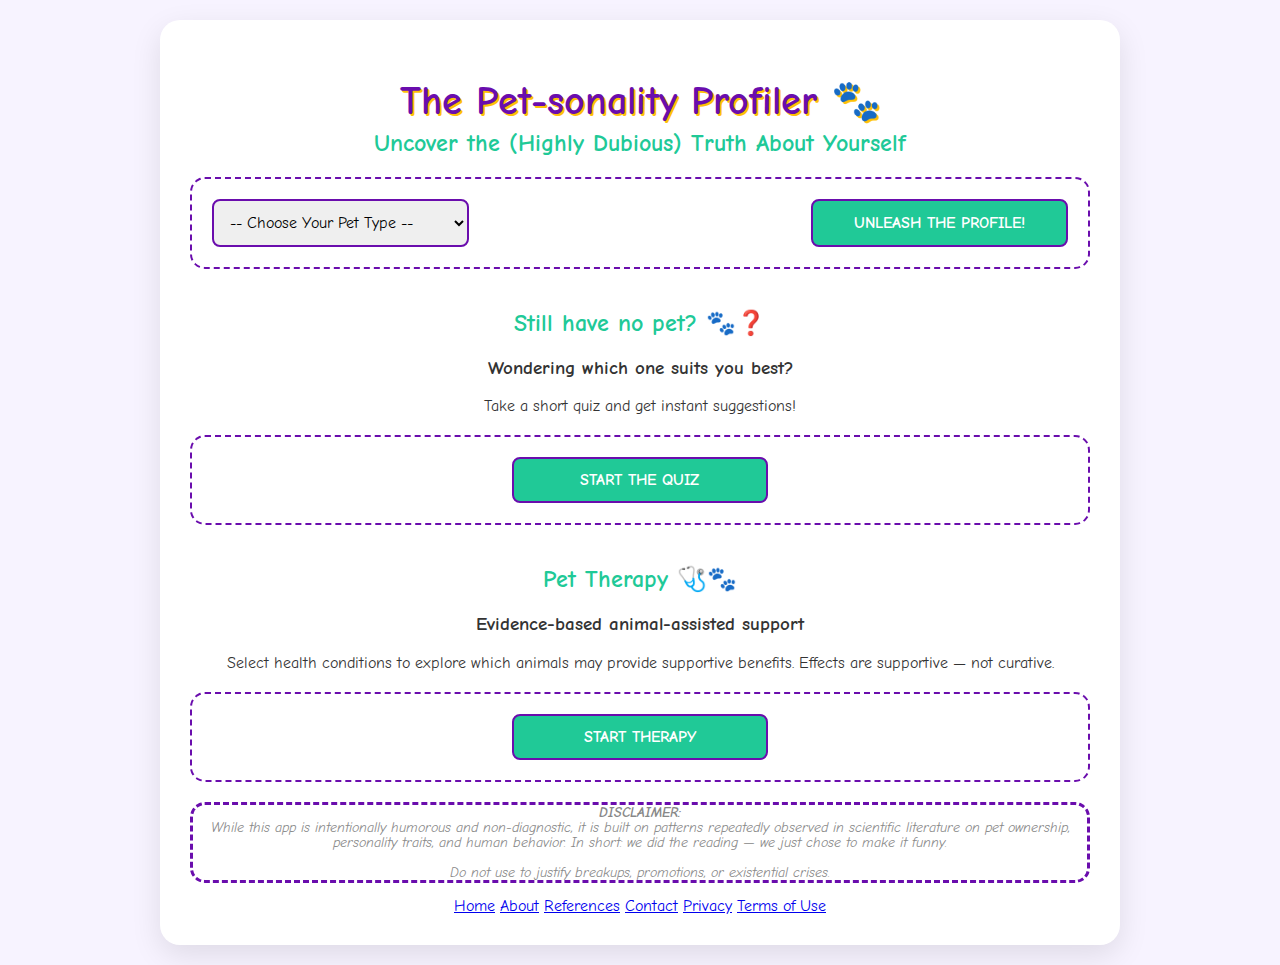
<file: index.html>
<!DOCTYPE html>
<html lang="en">
<head>
    <meta charset="UTF-8">
    <meta name="viewport" content="width=device-width, initial-scale=1.0">
    <title>The Pet-sonality Profiler: Uncover Your Inner Animal</title>
    <link rel="stylesheet" href="style.css">
    <link rel="stylesheet" href="https://fonts.googleapis.com/css2?family=Comic+Neue:wght@400;700&display=swap">
</head>
<body>

<div class="container">
    <h1>The Pet-sonality Profiler 🐾</h1>
    <h2>Uncover the (Highly Dubious) Truth About Yourself</h2>

    <!-- PET PROFILER CONTROLS -->
    <div class="controls">
        <select id="pet-selection">
            <option value="">-- Choose Your Pet Type --</option>
        </select>

        <select id="breed-selection">
            <option value="">-- Select Specific Breed (if applicable) --</option>
        </select>

        <button id="generate-button">Unleash the Profile!</button>
    </div>

    <div id="message" class="message"></div>

    <div id="portrait-output">
        <p>Select a pet and unleash your disturbingly accurate profile.</p>
    </div>

    <div class="joke" id="pet-joke"></div>

    <!-- ================= QUIZ SECTION ================= -->

    <section id="quiz-section">
        <h2>Still have no pet? 🐾❓</h2>
        <h3>Wondering which one suits you best?</h3>
        <p>Take a short quiz and get instant suggestions!</p>

        <div class="controls quiz-controls">
            <button id="start-quiz-btn">Start the Quiz</button>
        </div>

        <!-- QUIZ FORM (HIDDEN INITIALLY) -->
        <form id="quiz-form" class="hidden">
            <div>
            <button type="button" class="close-btn-2" id="close-quiz">Hide Quiz</button>
            </div>

            <fieldset>
                <legend>Which statements describe you?</legend>

                <label><input type="checkbox" data-pet="Dog"> I love being active and outdoors</label><br>
                <label><input type="checkbox" data-pet="Cat"> I value independence and quiet time</label><br>
                <label><input type="checkbox" data-pet="Bird"> I enjoy social interaction and communication</label><br>
                <label><input type="checkbox" data-pet="Reptile"> I prefer low-maintenance companions</label><br>
                <label><input type="checkbox" data-pet="Horse"> Nature and freedom are essential to me</label><br>
                <label><input type="checkbox" data-pet="Fish"> I find calm routines relaxing</label><br>
                <label><input type="checkbox" data-pet="Hamster"> I have limited space and time</label><br>
                <label><input type="checkbox" data-pet="Rabbit"> I’m gentle, patient, and empathetic</label>
            </fieldset>

            <button type="button" id="reveal-pet-btn">
                Reveal My Ideal Pet
            </button>
        </form>

        <!-- QUIZ RESULT -->
        <div id="quiz-result"></div>
    </section>

 

    <!-- ================= PET THERAPY SECTION ================= -->

    <section id="therapy-section">
        <h2>Pet Therapy 🩺🐾</h2>
        <h3>Evidence-based animal-assisted support</h3>

        <p>
            Select health conditions to explore which animals may provide
            supportive benefits. Effects are supportive — not curative.
        </p>

        <div class="controls quiz-controls">
        <button id="start-therapy-btn" class="primary-btn">
            START THERAPY
        </button>
        </div>

        <form id="therapy-form" class="hidden">
            <div>
            <button type="button" class="close-btn-2" id="close-therapy">Hide Therapy</button>
            </div>

            <fieldset>
                <legend>Mental & Emotional Health</legend>
                <label><input type="checkbox" data-condition="depression"> Depression / low mood</label><br>
                <label><input type="checkbox" data-condition="anxiety"> Anxiety / chronic stress</label><br>
                <label><input type="checkbox" data-condition="loneliness"> Loneliness / social isolation</label><br>
                <label><input type="checkbox" data-condition="autism"> Autism / communication difficulties</label>
            </fieldset>

            <fieldset>
                <legend>Physical & Neurological Health</legend>
                <label><input type="checkbox" data-condition="cerebral_palsy"> Cerebral palsy</label><br>
                <label><input type="checkbox" data-condition="stroke"> Stroke recovery</label><br>
                <label><input type="checkbox" data-condition="ms"> Multiple sclerosis / spasticity</label>
            </fieldset>

            <button type="button" id="therapy-generate-btn">
                RECOMMEND THERAPEUTIC PETS
            </button>
        </form>

        <div id="therapy-result"></div>
    </section>




    <!-- ================= FOOTER ================= -->

    <footer>
    <p class="disclaimer">
        <b>DISCLAIMER:</b><br>
        While this app is intentionally humorous and non-diagnostic, it is built on
        patterns repeatedly observed in scientific literature on pet ownership,
        personality traits, and human behavior. In short: we did the reading — we just
        chose to make it funny.<br><br>
        Do not use to justify breakups, promotions, or existential crises.
    </p>
    <nav>
        <a href="index.html">Home</a>
        <a href="about.html">About</a>
        <a href="references.html">References</a>
        <a href="contact.html">Contact</a>
        <a href="privacy.html">Privacy</a>
        <a href="terms.html">Terms of Use</a>
    </nav>
    </footer>

</div>

<script src="script.js"></script>
</body>
</html>
</file>
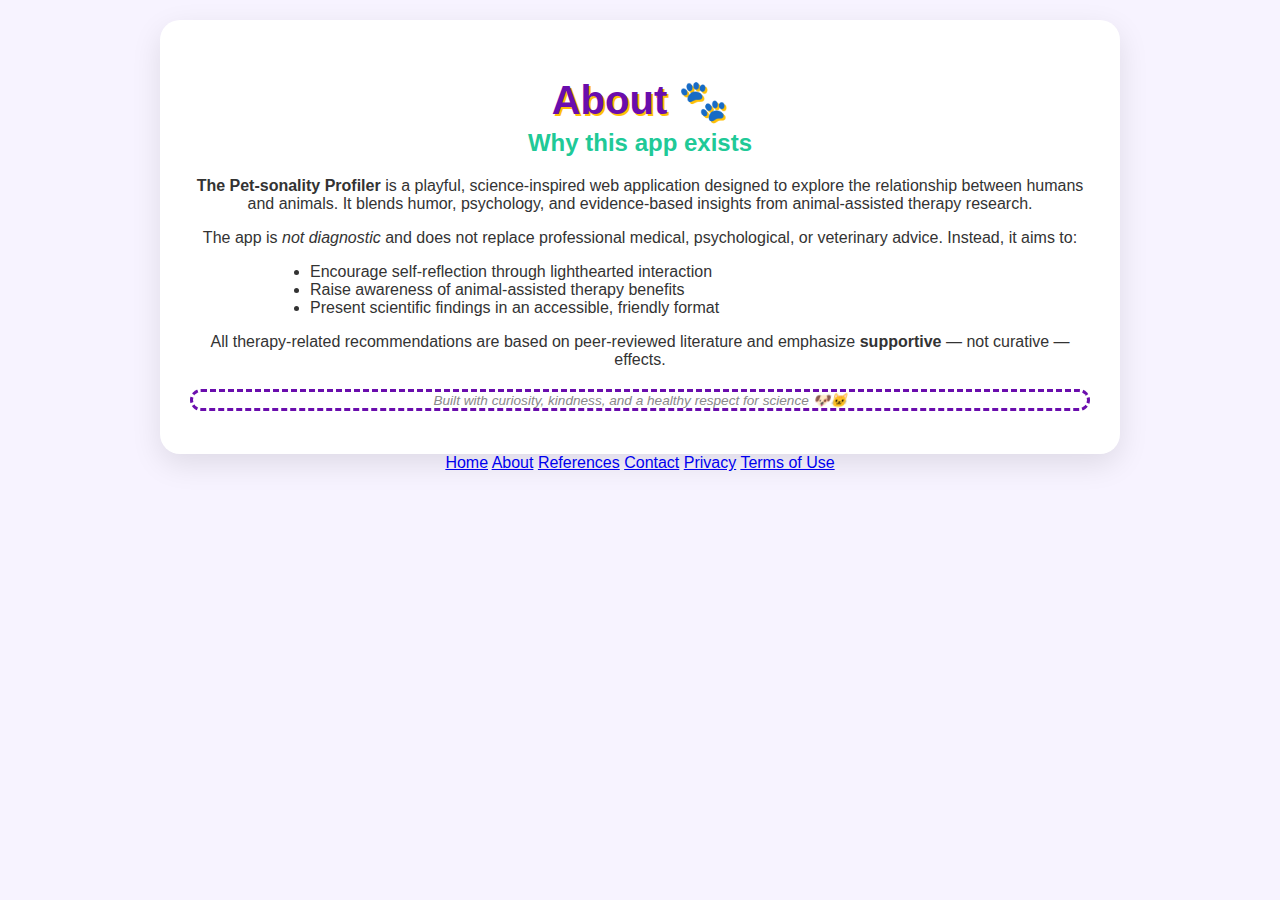
<file: about.html>
<!DOCTYPE html>
<html lang="en">
<head>
    <meta charset="UTF-8">
    <title>About — The Pet-sonality Profiler</title>
    <link rel="stylesheet" href="style.css">
</head>
<body>
<div class="container">

    <h1>About 🐾</h1>
    <h2>Why this app exists</h2>

    <p>
        <strong>The Pet-sonality Profiler</strong> is a playful, science-inspired web
        application designed to explore the relationship between humans and animals.
        It blends humor, psychology, and evidence-based insights from animal-assisted
        therapy research.
    </p>

    <p>
        The app is <em>not diagnostic</em> and does not replace professional medical,
        psychological, or veterinary advice. Instead, it aims to:
    </p>

    <ul style="text-align:left; max-width:700px; margin:0 auto;">
        <li>Encourage self-reflection through lighthearted interaction</li>
        <li>Raise awareness of animal-assisted therapy benefits</li>
        <li>Present scientific findings in an accessible, friendly format</li>
    </ul>

    <p>
        All therapy-related recommendations are based on peer-reviewed literature and
        emphasize <strong>supportive</strong> — not curative — effects.
    </p>

    <p class="disclaimer">
        Built with curiosity, kindness, and a healthy respect for science 🐶🐱
    </p>

</div>
<footer>
    <nav>
        <a href="index.html">Home</a>
        <a href="about.html">About</a>
        <a href="references.html">References</a>
        <a href="contact.html">Contact</a>
        <a href="privacy.html">Privacy</a>
        <a href="terms.html">Terms of Use</a>
    </nav>
</footer>
</body>
</html>
</file>
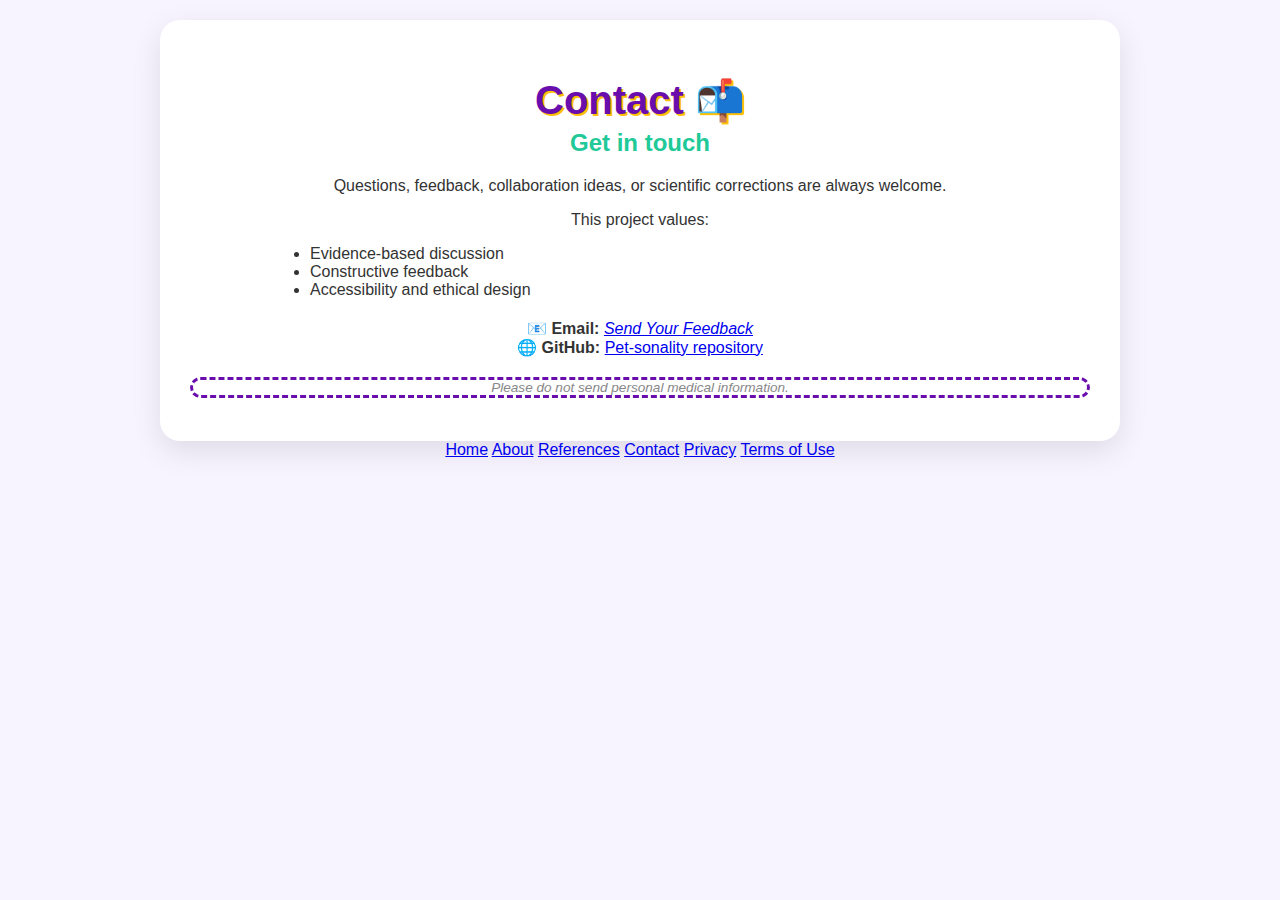
<file: contact.html>
<!DOCTYPE html>
<html lang="en">
<head>
    <meta charset="UTF-8">
    <title>Contact — The Pet-sonality Profiler</title>
    <link rel="stylesheet" href="style.css">
</head>
<body>
<div class="container">

    <h1>Contact 📬</h1>
    <h2>Get in touch</h2>

    <p>
        Questions, feedback, collaboration ideas, or scientific corrections are
        always welcome.
    </p>

    <p>
        This project values:
    </p>

    <ul style="text-align:left; max-width:700px; margin:0 auto;">
        <li>Evidence-based discussion</li>
        <li>Constructive feedback</li>
        <li>Accessibility and ethical design</li>
    </ul>

    <p style="margin-top:20px;">
        📧 <strong>Email:</strong> <em><a href="mailto:pavel.likhovid@gmail.com">Send Your Feedback</a></em><br>
        🌐 <strong>GitHub:</strong> <a href="https://github.com/PavloICSA/Petsonality">Pet-sonality repository</a>
    </p>

    <p class="disclaimer">
        Please do not send personal medical information.
    </p>

</div>
<footer>
    <nav>
        <a href="index.html">Home</a>
        <a href="about.html">About</a>
        <a href="references.html">References</a>
        <a href="contact.html">Contact</a>
        <a href="privacy.html">Privacy</a>
        <a href="terms.html">Terms of Use</a>
    </nav>
</footer>
</body>
</html>
</file>
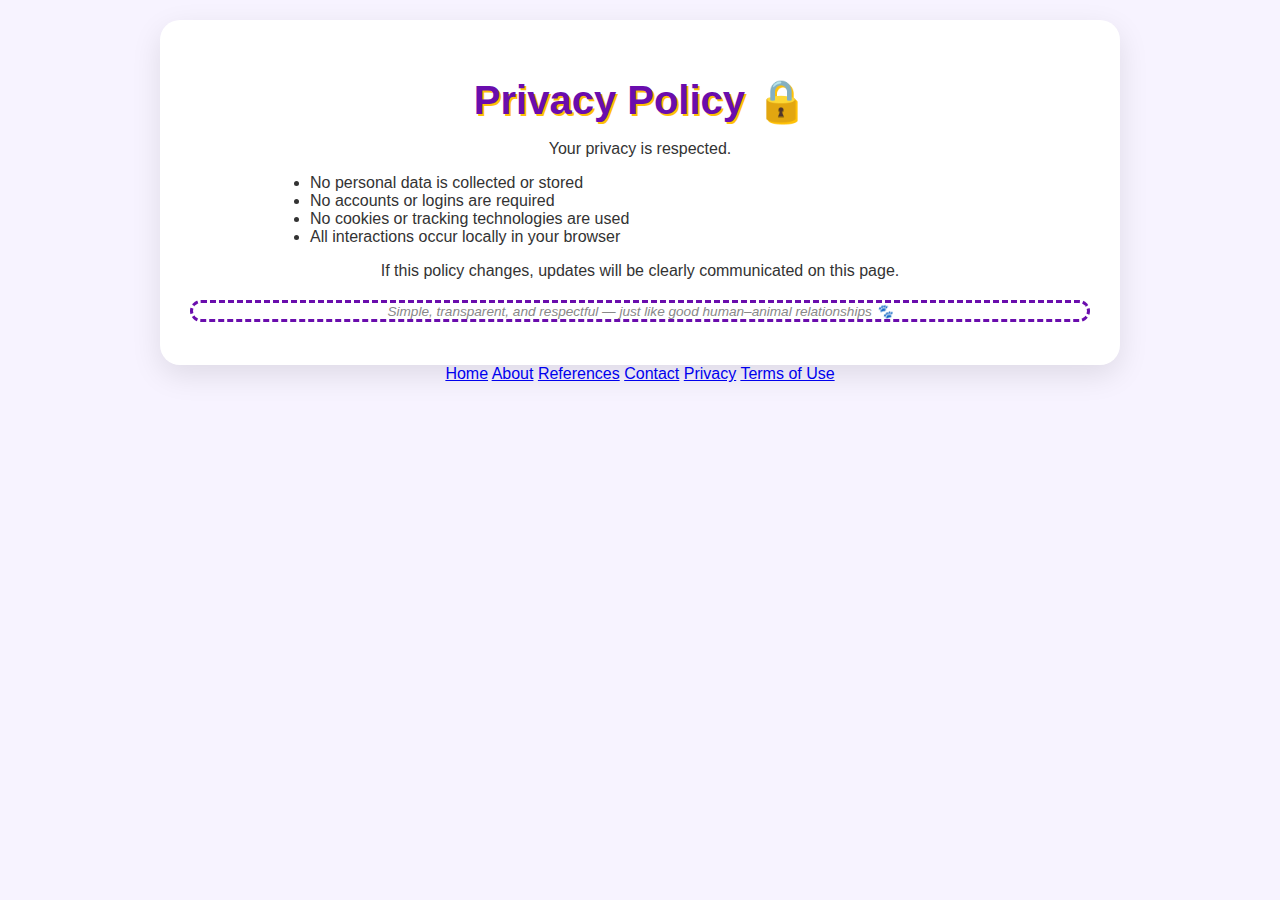
<file: privacy.html>
<!DOCTYPE html>
<html lang="en">
<head>
    <meta charset="UTF-8">
    <title>Privacy Policy — The Pet-sonality Profiler</title>
    <link rel="stylesheet" href="style.css">
</head>
<body>
<div class="container">

    <h1>Privacy Policy 🔒</h1>

    <p>
        Your privacy is respected.
    </p>

    <ul style="text-align:left; max-width:700px; margin:0 auto;">
        <li>No personal data is collected or stored</li>
        <li>No accounts or logins are required</li>
        <li>No cookies or tracking technologies are used</li>
        <li>All interactions occur locally in your browser</li>
    </ul>

    <p>
        If this policy changes, updates will be clearly communicated on this page.
    </p>

    <p class="disclaimer">
        Simple, transparent, and respectful — just like good human–animal relationships 🐾
    </p>

</div>
<footer>
    <nav>
        <a href="index.html">Home</a>
        <a href="about.html">About</a>
        <a href="references.html">References</a>
        <a href="contact.html">Contact</a>
        <a href="privacy.html">Privacy</a>
        <a href="terms.html">Terms of Use</a>
    </nav>
</footer>
</body>
</html>
</file>
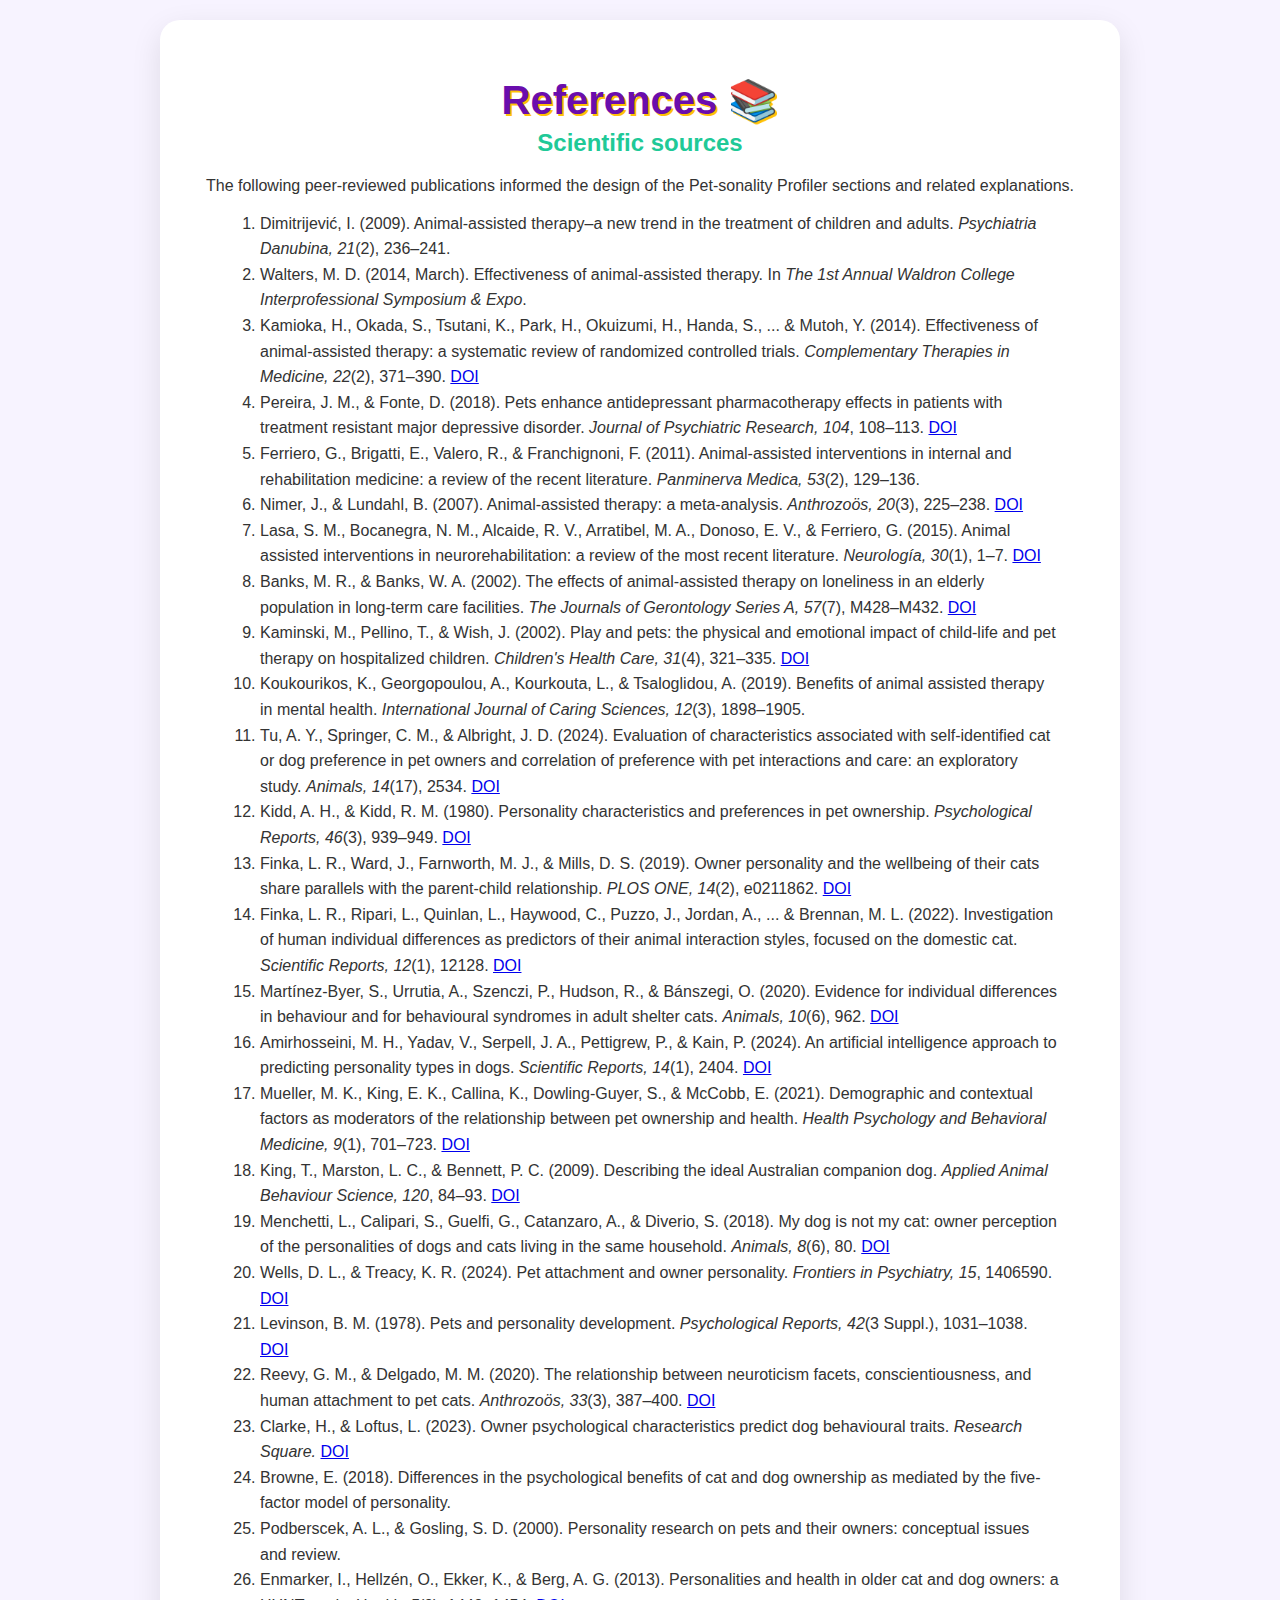
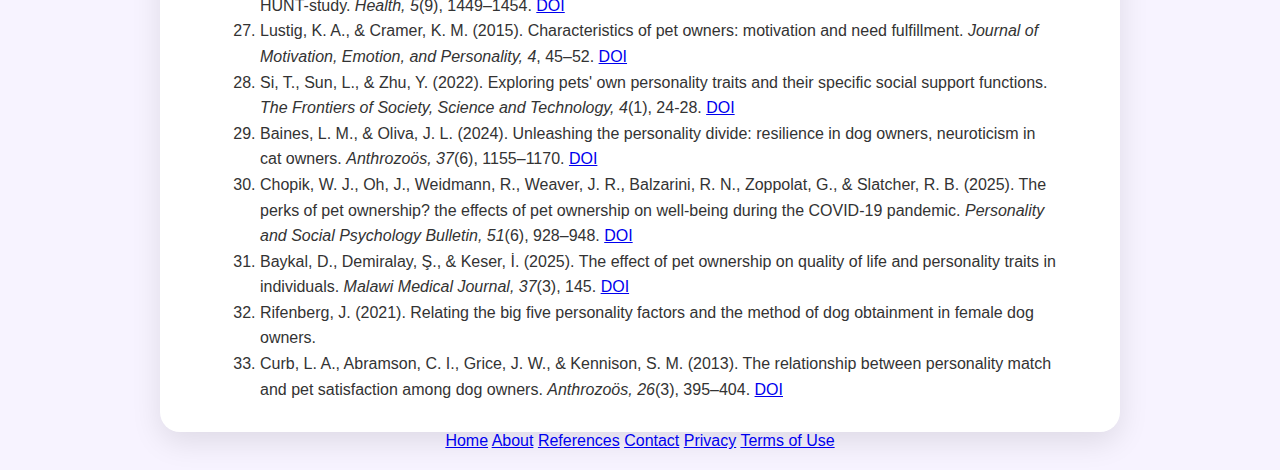
<file: references.html>
<!DOCTYPE html>
<html lang="en">
<head>
    <meta charset="UTF-8">
    <title>References — The Pet-sonality Profiler</title>
    <link rel="stylesheet" href="style.css">
</head>
<body>
<div class="container">

    <h1>References 📚</h1>
    <h2>Scientific sources</h2>

    <p>
        The following peer-reviewed publications informed the design of the
        Pet-sonality Profiler sections and related explanations.
    </p>

    <ol style="text-align:left; max-width:800px; margin:0 auto; line-height:1.6;">

<li>Dimitrijević, I. (2009). Animal-assisted therapy–a new trend in the treatment of children and adults. <i>Psychiatria Danubina, 21</i>(2), 236–241.</li>

<li>Walters, M. D. (2014, March). Effectiveness of animal-assisted therapy. In <i>The 1st Annual Waldron College Interprofessional Symposium & Expo</i>.</li>

<li>Kamioka, H., Okada, S., Tsutani, K., Park, H., Okuizumi, H., Handa, S., ... & Mutoh, Y. (2014). Effectiveness of animal-assisted therapy: a systematic review of randomized controlled trials. <i>Complementary Therapies in Medicine, 22</i>(2), 371–390. <a href="https://doi.org/10.1016/j.ctim.2013.12.016">DOI</a></li>

<li>Pereira, J. M., & Fonte, D. (2018). Pets enhance antidepressant pharmacotherapy effects in patients with treatment resistant major depressive disorder. <i>Journal of Psychiatric Research, 104</i>, 108–113. <a href="https://doi.org/10.1016/j.jpsychires.2018.07.004">DOI</a></li>

<li>Ferriero, G., Brigatti, E., Valero, R., & Franchignoni, F. (2011). Animal-assisted interventions in internal and rehabilitation medicine: a review of the recent literature. <i>Panminerva Medica, 53</i>(2), 129–136.</li>

<li>Nimer, J., & Lundahl, B. (2007). Animal-assisted therapy: a meta-analysis. <i>Anthrozoös, 20</i>(3), 225–238. <a href="https://doi.org/10.2752/089279307X224773">DOI</a></li>

<li>Lasa, S. M., Bocanegra, N. M., Alcaide, R. V., Arratibel, M. A., Donoso, E. V., & Ferriero, G. (2015). Animal assisted interventions in neurorehabilitation: a review of the most recent literature. <i>Neurología, 30</i>(1), 1–7. <a href="https://doi.org/10.1016/j.nrleng.2013.01.010">DOI</a></a></li>

<li>Banks, M. R., & Banks, W. A. (2002). The effects of animal-assisted therapy on loneliness in an elderly population in long-term care facilities. <i>The Journals of Gerontology Series A, 57</i>(7), M428–M432. <a href="https://doi.org/10.1093/gerona/57.7.M428">DOI</a></li>

<li>Kaminski, M., Pellino, T., & Wish, J. (2002). Play and pets: the physical and emotional impact of child-life and pet therapy on hospitalized children. <i>Children's Health Care, 31</i>(4), 321–335. <a href="https://doi.org/10.1207/S15326888CHC3104_5">DOI</a></a></li>

<li>Koukourikos, K., Georgopoulou, A., Kourkouta, L., & Tsaloglidou, A. (2019). Benefits of animal assisted therapy in mental health. <i>International Journal of Caring Sciences, 12</i>(3), 1898–1905.</li>

<li>Tu, A. Y., Springer, C. M., & Albright, J. D. (2024). Evaluation of characteristics associated with self-identified cat or dog preference in pet owners and correlation of preference with pet interactions and care: an exploratory study. <i>Animals, 14</i>(17), 2534. <a href="https://doi.org/10.3390/ani14172534">DOI</a></a></li>

<li>Kidd, A. H., & Kidd, R. M. (1980). Personality characteristics and preferences in pet ownership. <i>Psychological Reports, 46</i>(3), 939–949. <a href="https://doi.org/10.2466/pr0.1980.46.3.939">DOI</a></a></li>

<li>Finka, L. R., Ward, J., Farnworth, M. J., & Mills, D. S. (2019). Owner personality and the wellbeing of their cats share parallels with the parent-child relationship. <i>PLOS ONE, 14</i>(2), e0211862. <a href="https://doi.org/10.1371/journal.pone.0211862">DOI</a></li>

<li>Finka, L. R., Ripari, L., Quinlan, L., Haywood, C., Puzzo, J., Jordan, A., ... & Brennan, M. L. (2022). Investigation of human individual differences as predictors of their animal interaction styles, focused on the domestic cat. <i>Scientific Reports, 12</i>(1), 12128. <a href="https://doi.org/10.1038/s41598-022-12128-6">DOI</a></li>

<li>Martínez-Byer, S., Urrutia, A., Szenczi, P., Hudson, R., & Bánszegi, O. (2020). Evidence for individual differences in behaviour and for behavioural syndromes in adult shelter cats. <i>Animals, 10</i>(6), 962. <a href="https://doi.org/10.3390/ani10060962">DOI</a></li>

<li>Amirhosseini, M. H., Yadav, V., Serpell, J. A., Pettigrew, P., & Kain, P. (2024). An artificial intelligence approach to predicting personality types in dogs. <i>Scientific Reports, 14</i>(1), 2404. <a href="https://doi.org/10.1038/s41598-024-2404-">DOI</a></li>

<li>Mueller, M. K., King, E. K., Callina, K., Dowling-Guyer, S., & McCobb, E. (2021). Demographic and contextual factors as moderators of the relationship between pet ownership and health. <i>Health Psychology and Behavioral Medicine, 9</i>(1), 701–723. <a href="https://doi.org/10.1080/21642850.2021.1963429">DOI</a></li>

<li>King, T., Marston, L. C., & Bennett, P. C. (2009). Describing the ideal Australian companion dog. <i>Applied Animal Behaviour Science, 120</i>, 84–93. <a href="https://doi.org/10.1016/j.applanim.2009.08.022">DOI</a></li>

<li>Menchetti, L., Calipari, S., Guelfi, G., Catanzaro, A., & Diverio, S. (2018). My dog is not my cat: owner perception of the personalities of dogs and cats living in the same household. <i>Animals, 8</i>(6), 80. <a href="https://doi.org/10.3390/ani8060080">DOI</a></li>

<li>Wells, D. L., & Treacy, K. R. (2024). Pet attachment and owner personality. <i>Frontiers in Psychiatry, 15</i>, 1406590. <a href="https://doi.org/10.3389/fpsyt.2024.1406590">DOI</a></li>

<li>Levinson, B. M. (1978). Pets and personality development. <i>Psychological Reports, 42</i>(3 Suppl.), 1031–1038. <a href="https://doi.org/10.2466/pr0.1978.42.3c.1031">DOI</a></a></li>

<li>Reevy, G. M., & Delgado, M. M. (2020). The relationship between neuroticism facets, conscientiousness, and human attachment to pet cats. <i>Anthrozoös, 33</i>(3), 387–400. <a href="https://doi.org/10.1080/08927936.2020.1761172">DOI</a></li>

<li>Clarke, H., & Loftus, L. (2023). Owner psychological characteristics predict dog behavioural traits. <i>Research Square.</i> <a href="https://doi.org/10.21203/rs.3.rs-2657563/v1">DOI</a></a></li>

<li>Browne, E. (2018). Differences in the psychological benefits of cat and dog ownership as mediated by the five-factor model of personality.</li>

<li>Podberscek, A. L., & Gosling, S. D. (2000). Personality research on pets and their owners: conceptual issues and review.</li>

<li>Enmarker, I., Hellzén, O., Ekker, K., & Berg, A. G. (2013). Personalities and health in older cat and dog owners: a HUNT-study. <i>Health, 5</i>(9), 1449–1454. <a href="https://doi.org/10.4236/health.2013.59197">DOI</a></a></li>

<li>Lustig, K. A., & Cramer, K. M. (2015). Characteristics of pet owners: motivation and need fulfillment. <i>Journal of Motivation, Emotion, and Personality, 4</i>, 45–52. <a href="https://doi.org/10.12689/jmep.2015.406">DOI</a></a></li>

<li>Si, T., Sun, L., & Zhu, Y. (2022). Exploring pets' own personality traits and their specific social support functions. <i>The Frontiers of Society, Science and Technology, 4</i>(1), 24-28. <a href="https://doi.org/10.25236/FSST.2022.040105">DOI</a></a></li>

<li>Baines, L. M., & Oliva, J. L. (2024). Unleashing the personality divide: resilience in dog owners, neuroticism in cat owners. <i>Anthrozoös, 37</i>(6), 1155–1170. <a href="https://doi.org/10.1080/08927936.2024.2378592">DOI</a></li>

<li>Chopik, W. J., Oh, J., Weidmann, R., Weaver, J. R., Balzarini, R. N., Zoppolat, G., & Slatcher, R. B. (2025). The perks of pet ownership? the effects of pet ownership on well-being during the COVID-19 pandemic. <i>Personality and Social Psychology Bulletin, 51</i>(6), 928–948. <a href="https://doi.org/10.1177/01461672231203417">DOI</a></li>

<li>Baykal, D., Demiralay, Ş., & Keser, İ. (2025). The effect of pet ownership on quality of life and personality traits in individuals. <i>Malawi Medical Journal, 37</i>(3), 145. <a href="https://doi.org/10.4314/mmj.v37i3.4">DOI</a></a></li>

<li>Rifenberg, J. (2021). Relating the big five personality factors and the method of dog obtainment in female dog owners.</li>

<li>Curb, L. A., Abramson, C. I., Grice, J. W., & Kennison, S. M. (2013). The relationship between personality match and pet satisfaction among dog owners. <i>Anthrozoös, 26</i>(3), 395–404. <a href="https://doi.org/10.1080/08927936.2013.788625">DOI</a></li>

</ol>



</div>
<footer>
    <nav>
        <a href="index.html">Home</a>
        <a href="about.html">About</a>
        <a href="references.html">References</a>
        <a href="contact.html">Contact</a>
        <a href="privacy.html">Privacy</a>
        <a href="terms.html">Terms of Use</a>
    </nav>
</footer>
</body>
</html>
</file>
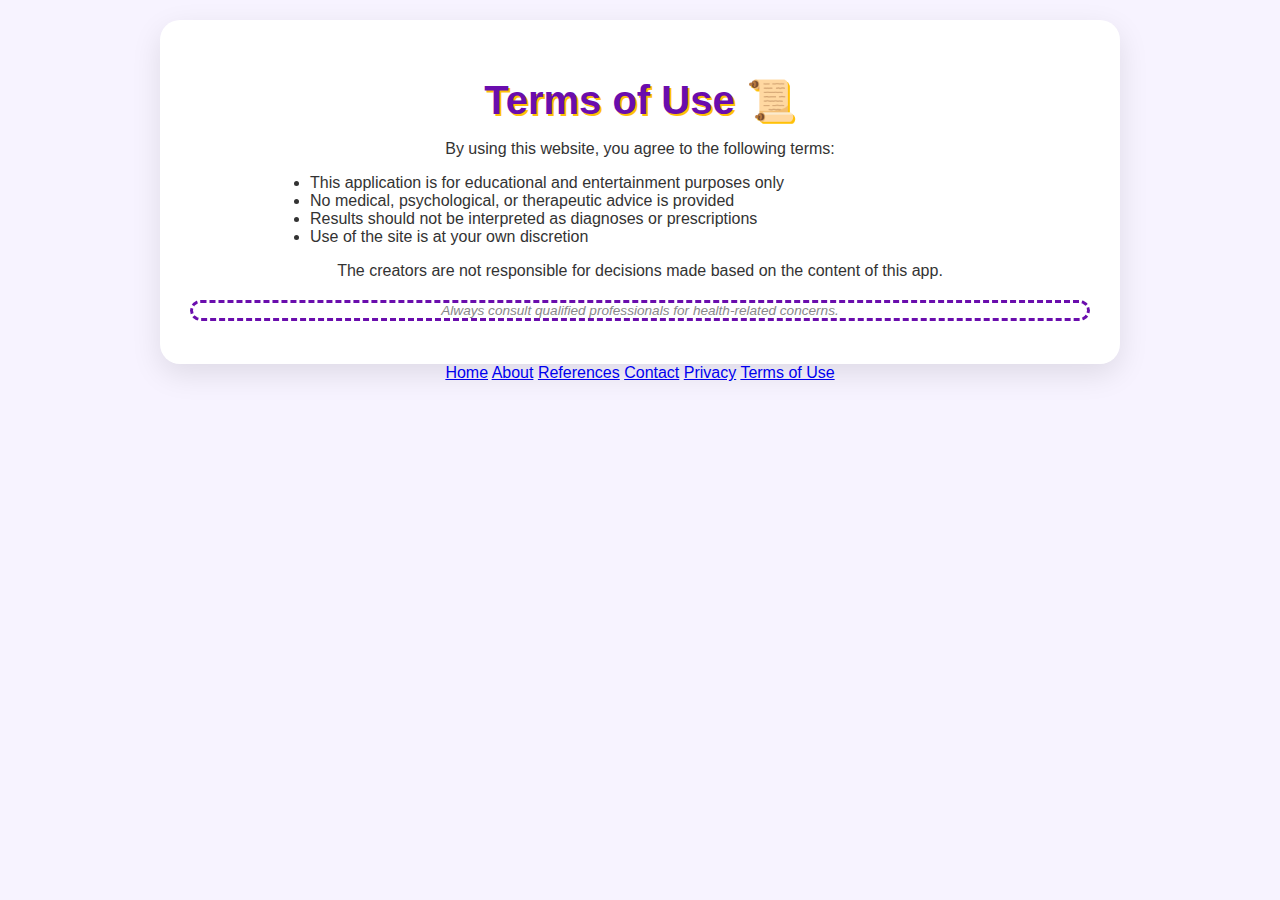
<file: terms.html>
<!DOCTYPE html>
<html lang="en">
<head>
    <meta charset="UTF-8">
    <title>Terms of Use — The Pet-sonality Profiler</title>
    <link rel="stylesheet" href="style.css">
</head>
<body>
<div class="container">

    <h1>Terms of Use 📜</h1>

    <p>
        By using this website, you agree to the following terms:
    </p>

    <ul style="text-align:left; max-width:700px; margin:0 auto;">
        <li>This application is for educational and entertainment purposes only</li>
        <li>No medical, psychological, or therapeutic advice is provided</li>
        <li>Results should not be interpreted as diagnoses or prescriptions</li>
        <li>Use of the site is at your own discretion</li>
    </ul>

    <p>
        The creators are not responsible for decisions made based on the content of
        this app.
    </p>

    <p class="disclaimer">
        Always consult qualified professionals for health-related concerns.
    </p>

</div>
<footer>
    <nav>
        <a href="index.html">Home</a>
        <a href="about.html">About</a>
        <a href="references.html">References</a>
        <a href="contact.html">Contact</a>
        <a href="privacy.html">Privacy</a>
        <a href="terms.html">Terms of Use</a>
    </nav>
</footer>
</body>
</html>
</file>
<file: style.css>
/* CSS for a fun, whimsical, and responsive design */
        :root {
            --primary-color: #6a0dad; /* Deep Purple */
            --secondary-color: #ffc107; /* Amber Yellow */
            --background-color: #f7f3ff; /* Pale Lavender */
            --accent-color: #20c997; /* Mint Green */
            --card-bg: #ffffff;
            --font-family: 'Comic Neue', 'Comic Sans MS', 'Arial Black', sans-serif;
        }

        body {
            font-family: var(--font-family);
            background-color: var(--background-color);
            color: #333;
            margin: 0;
            padding: 20px;
            text-align: center;
        }

        .container {
            max-width: 900px;
            margin: 0 auto;
            background: var(--card-bg);
            border-radius: 20px;
            box-shadow: 0 10px 30px rgba(0, 0, 0, 0.1);
            padding: 30px;
        }

        section {
            margin-top: 40px;
        }

        h1 {
            color: var(--primary-color);
            font-size: 2.5em;
            text-shadow: 2px 2px 0 var(--secondary-color);
            margin-bottom: 5px;
        }

        h2 {
            color: var(--accent-color);
            margin-top: 5px;
            font-size: 1.5em;
        }

        .controls {
            display: flex;
            flex-direction: column;
            gap: 15px;
            margin-top: 20px;
            padding: 20px;
            border: 2px dashed var(--primary-color);
            border-radius: 15px;
        }

        select, button {
            padding: 12px;
            border-radius: 8px;
            border: 2px solid var(--primary-color);
            font-size: 1em;
            font-family: var(--font-family);
            cursor: pointer;
            transition: all 0.3s ease;
        }

        select:focus {
            border-color: var(--secondary-color);
            outline: none;
            box-shadow: 0 0 0 3px rgba(255, 193, 7, 0.4);
        }

        button {
            background-color: var(--accent-color);
            color: white;
            font-weight: bold;
            text-transform: uppercase;
        }

        button:hover {
            background-color: #17a2b8;
            transform: translateY(-2px);
            box-shadow: 0 4px 6px rgba(0, 0, 0, 0.1);
        }

        #breed-selection {
            display: none; /* Hidden by default */
        }

        #portrait-output {
            margin-top: 30px;
            padding: 25px;
            background-color: #fff9e6; /* Light yellow background */
            border: 3px solid var(--secondary-color);
            border-radius: 15px;
            text-align: left;
            opacity: 0;
            transition: opacity 0.5s ease-in-out;
            display: none;
        }

        #portrait-output.visible {
            opacity: 1;
            display: block;
        }

        .portrait-section {
            margin-bottom: 10px;
        }

        .portrait-section strong {
            color: var(--primary-color);
            display: inline-block;
            width: 120px; /* Aligns the descriptions */
            text-align: right;
            margin-right: 10px;
        }

        .disclaimer {
            margin-top: 20px;
            font-size: 0.85em;
            color: #888;
            font-style: italic;
            border-style: dashed;
            border-radius: 15px;
            border-color: #6a0dad;
        }

        .joke {
            margin-top: 15px;
            color: var(--primary-color);
            font-weight: bold;
        }

        @media (min-width: 600px) {
            .controls {
                flex-direction: row;
                justify-content: space-between;
            }
            select, button {
                flex: 1;
                max-width: 30%;
            }
        }

        .hidden {
    display: none;
}

.quiz-controls {
    justify-content: center;
}

#quiz-result {
    margin-top: 20px;
}

.score-bar {
    background: #eee;
    border-radius: 10px;
    overflow: hidden;
    margin: 6px 0;
}

.score-fill {
    height: 12px;
    background: #6a5acd;
}

.close-btn {
    float: right;
    background: none;
    border: none;
    font-size: 1.2rem;
    cursor: pointer;
    color: #888;
}

.close-btn:hover {
    color: #c0392b;
}

.close-btn-2 {
    background-color: var(--accent-color);
    color: white;
    font-weight: bold;
    text-transform: uppercase;
    padding: 12px;
    border-radius: 8px;
    border: 2px solid var(--primary-color);
    font-size: 1em;
    font-family: var(--font-family);
    cursor: pointer;
    transition: all 0.3s ease;
    margin-top: 5px;
    margin-bottom: 5px;
}

.close-btn-2:hover {
    color: red;
}
</file>
